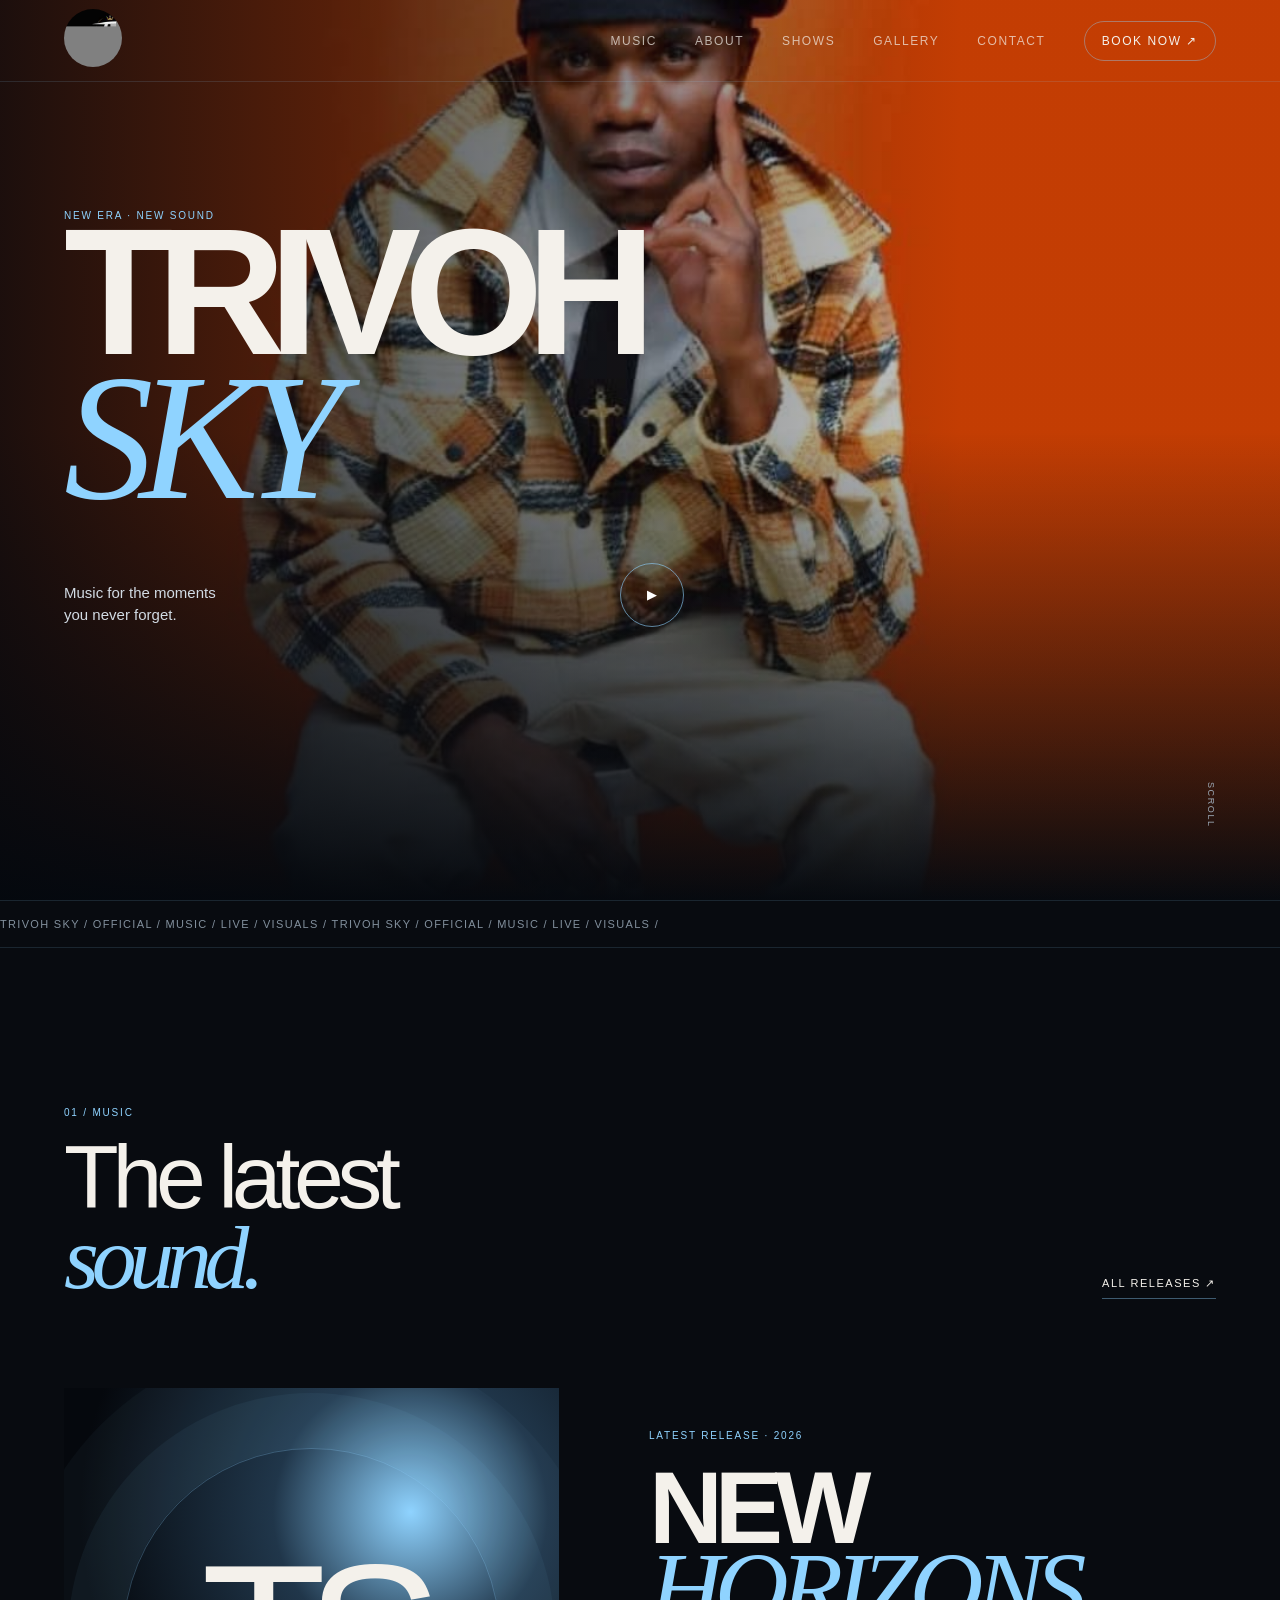
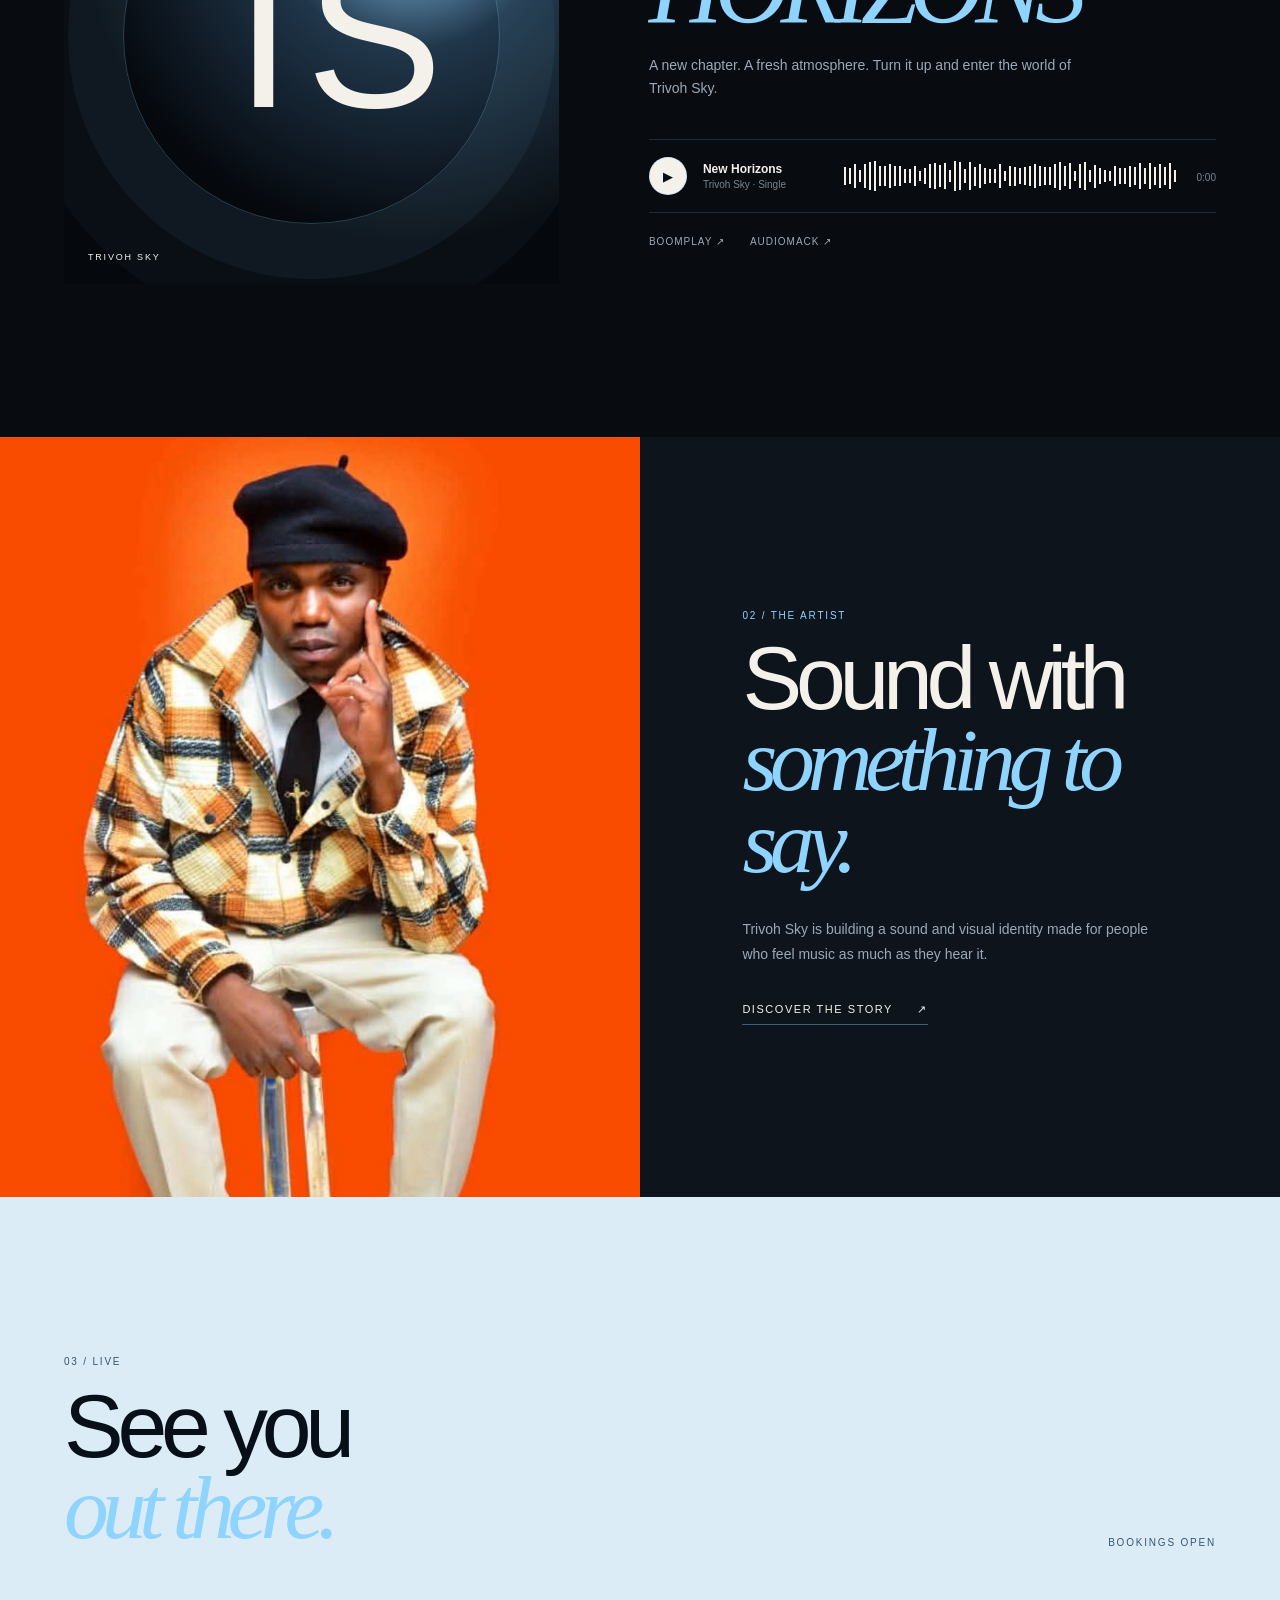
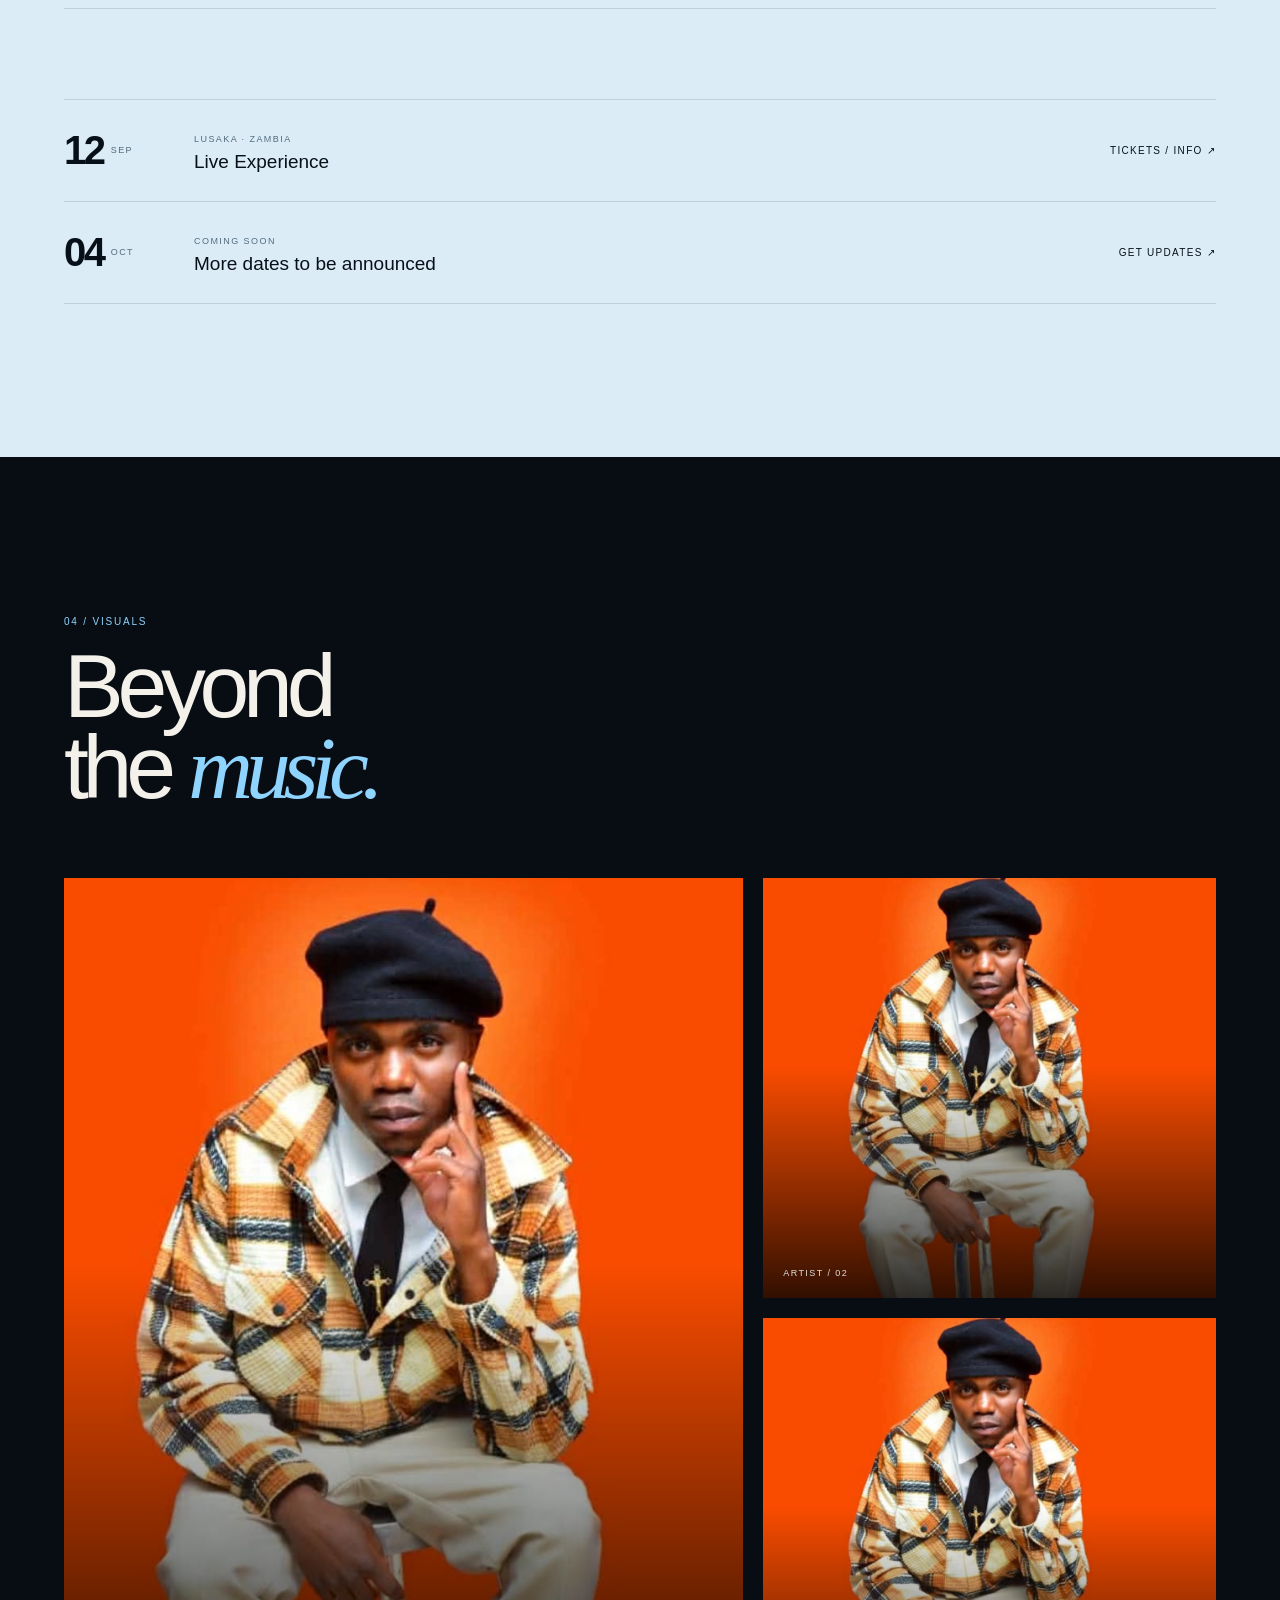
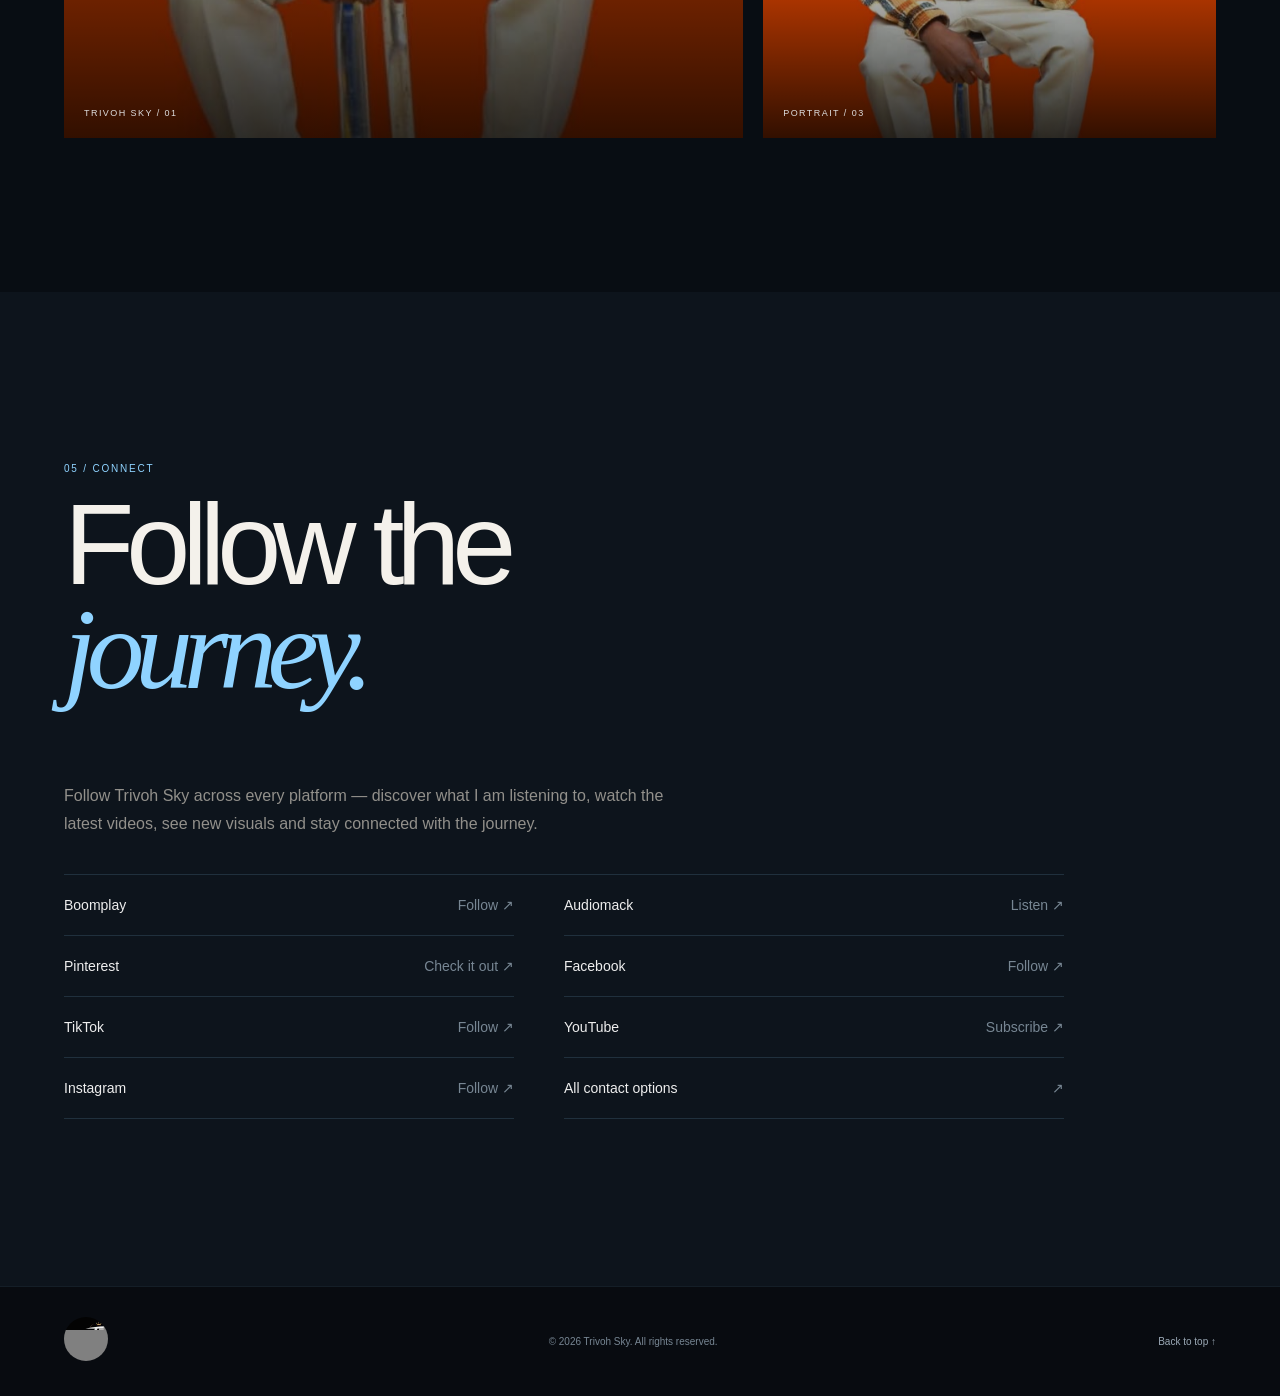
<file: index.html>
<!DOCTYPE html><html lang="en"><head><meta charset="UTF-8"><meta name="viewport" content="width=device-width,initial-scale=1"><meta name="theme-color" content="#080b10"><meta name="description" content="Trivoh Sky — official artist website. Music, releases, live dates, visuals and more."><title>Trivoh Sky — Official Website</title><link rel="icon" type="image/jpeg" href="assets/trivoh-sky-logo.jpg"><link rel="stylesheet" href="styles.css"></head><body><div class="noise"></div><header class="site-header"><a class="brand" href="index.html"><img src="assets/trivoh-sky-logo.jpg" alt="Trivoh Sky logo" style="width:58px;height:58px;object-fit:cover;border-radius:50%"></a><nav class="desktop-nav"><a href="music.html">Music</a><a href="about.html">About</a><a href="shows.html">Shows</a><a href="gallery.html">Gallery</a><a href="contact.html">Contact</a></nav><a class="header-cta" href="contact.html">Book now ↗</a><button class="menu-btn" aria-label="Open menu" aria-expanded="false"><span></span><span></span></button></header><main><section class="hero"><div class="hero-media"></div><div class="hero-overlay"></div><div class="hero-content"><p class="eyebrow reveal">NEW ERA · NEW SOUND</p><h1 class="reveal delay-1">TRIVOH<br><em>SKY</em></h1><div class="hero-bottom reveal delay-2"><p>Music for the moments<br>you never forget.</p><a class="round-play" href="music.html" aria-label="Explore music">▶</a></div></div><div class="scroll-mark">SCROLL <span></span></div></section><section class="ticker"><div>TRIVOH SKY / OFFICIAL / MUSIC / LIVE / VISUALS / TRIVOH SKY / OFFICIAL / MUSIC / LIVE / VISUALS / </div></section><section class="section"><div class="section-head reveal"><div><span class="kicker">01 / MUSIC</span><h2>The latest<br><em>sound.</em></h2></div><a class="text-link" href="music.html">All releases ↗</a></div><div class="featured-release reveal"><div class="cover-art"><span>TS</span><small>TRIVOH SKY</small></div><div class="release-copy"><span class="release-tag">LATEST RELEASE · 2026</span><h3>NEW<br><em>HORIZONS</em></h3><p>A new chapter. A fresh atmosphere. Turn it up and enter the world of Trivoh Sky.</p><div class="player"><button class="play-btn" id="playBtn">▶</button><div class="track-info"><strong>New Horizons</strong><span>Trivoh Sky · Single</span></div><div class="waveform" id="waveform"></div><span class="time">0:00</span></div><div class="platforms"><a href="https://www.boomplay.com/share/shareUser/195995000?share_platform=an&srList=ANDROID&srModel=COPYLINK&share_channel=more&share_content=user" target="_blank" rel="noopener noreferrer">Boomplay ↗</a><a href="https://audiomack.com/trivosky012" target="_blank" rel="noopener noreferrer">Audiomack ↗</a></div></div></div></section><section class="statement"><div class="statement-image"></div><div class="statement-copy reveal"><span class="kicker">02 / THE ARTIST</span><h2>Sound with<br><em>something to say.</em></h2><p>Trivoh Sky is building a sound and visual identity made for people who feel music as much as they hear it.</p><a class="line-btn" href="about.html">Discover the story <span>↗</span></a></div></section><section class="section shows"><div class="section-head reveal"><div><span class="kicker">03 / LIVE</span><h2>See you<br><em>out there.</em></h2></div><span class="availability">BOOKINGS OPEN</span></div><div class="dates"><div class="date-row reveal"><time><b>12</b><span>SEP</span></time><div><small>LUSAKA · ZAMBIA</small><h3>Live Experience</h3></div><a href="shows.html">Tickets / Info ↗</a></div><div class="date-row reveal"><time><b>04</b><span>OCT</span></time><div><small>COMING SOON</small><h3>More dates to be announced</h3></div><a href="shows.html">Get updates ↗</a></div></div></section><section class="visuals"><div class="visual-intro reveal"><span class="kicker">04 / VISUALS</span><h2>Beyond<br>the <em>music.</em></h2></div><div class="visual-grid"><div class="visual large reveal"><div class="visual-bg v1"></div><span>TRIVOH SKY / 01</span></div><div class="visual reveal"><div class="visual-bg v2"></div><span>ARTIST / 02</span></div><div class="visual reveal"><div class="visual-bg v3"></div><span>PORTRAIT / 03</span></div></div></section><section class="contact"><div class="contact-inner reveal"><span class="kicker">05 / CONNECT</span><h2>Follow the<br><em>journey.</em></h2><p style="max-width:620px;color:#92908b;line-height:1.8;margin:25px 0 35px">Follow Trivoh Sky across every platform — discover what I am listening to, watch the latest videos, see new visuals and stay connected with the journey.</p><div class="contact-links"><a href="https://www.boomplay.com/share/shareUser/195995000?share_platform=an&srList=ANDROID&srModel=COPYLINK&share_channel=more&share_content=user" target="_blank" rel="noopener noreferrer">Boomplay <span>Follow ↗</span></a><a href="https://audiomack.com/trivosky012" target="_blank" rel="noopener noreferrer">Audiomack <span>Listen ↗</span></a><a href="https://pin.it/3tWODFqBU" target="_blank" rel="noopener noreferrer">Pinterest <span>Check it out ↗</span></a><a href="https://www.facebook.com/profile.php?id=100082050326542" target="_blank" rel="noopener noreferrer">Facebook <span>Follow ↗</span></a><a href="https://www.tiktok.com/@trivohsky0?_r=1&_t=ZS-99ERqZk0YUy" target="_blank" rel="noopener noreferrer">TikTok <span>Follow ↗</span></a><a href="https://youtube.com/@trivosky-q5o?si=AsHKyZlnNngoLyRs" target="_blank" rel="noopener noreferrer">YouTube <span>Subscribe ↗</span></a><a href="https://www.instagram.com/trivosky1?utm_source=qr&igsi=MWtxOHBzaXJocXlrdA==" target="_blank" rel="noopener noreferrer">Instagram <span>Follow ↗</span></a><a href="contact.html">All contact options <span>↗</span></a></div></div></section></main><footer><a class="brand" href="index.html"><img src="assets/trivoh-sky-logo.jpg" alt="Trivoh Sky logo" style="width:44px;height:44px;object-fit:cover;border-radius:50%"></a><p>© 2026 Trivoh Sky. All rights reserved.</p><a href="index.html">Back to top ↑</a></footer><script src="script.js"></script></body></html>
</file>
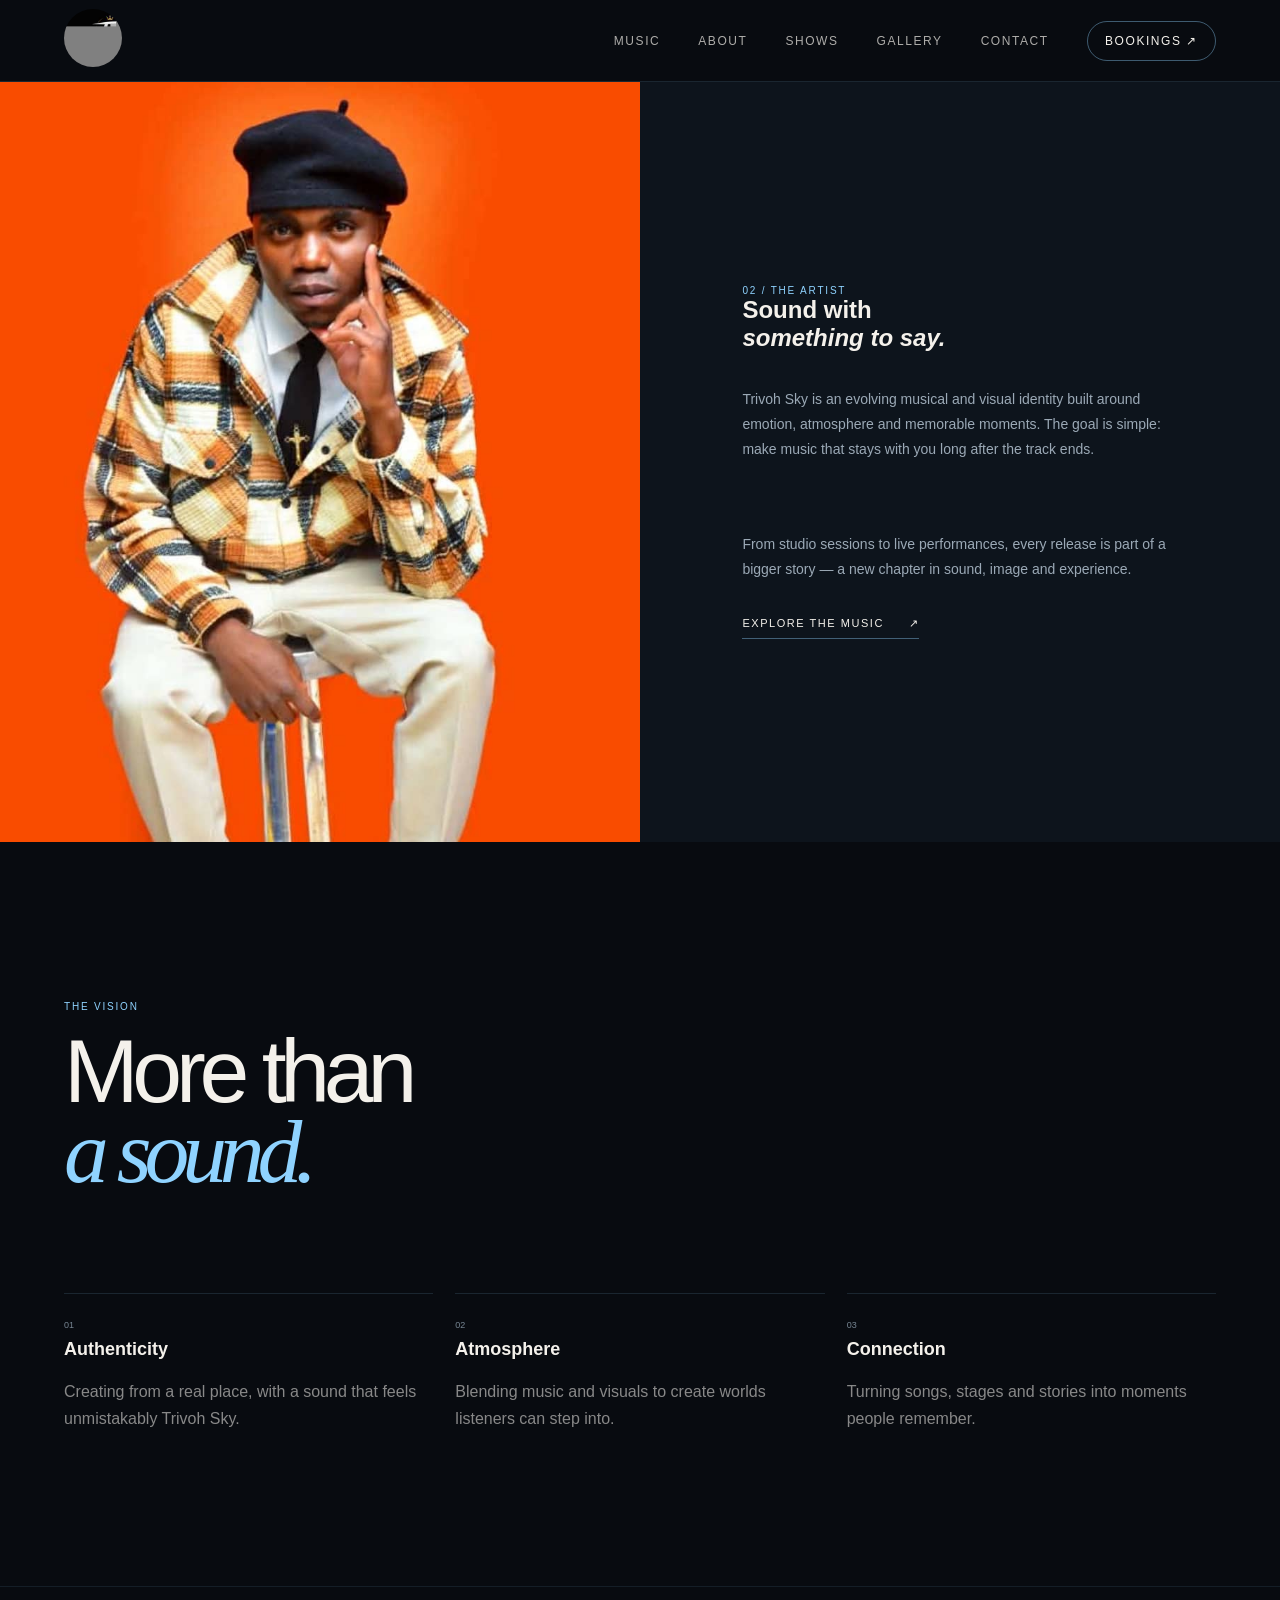
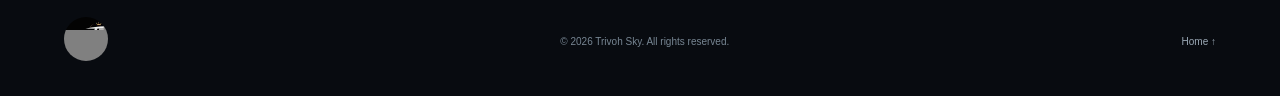
<file: about.html>
<!DOCTYPE html>
<html lang="en"><head><meta charset="UTF-8"><meta name="viewport" content="width=device-width,initial-scale=1"><meta name="description" content="Discover the story and artistic vision of Trivoh Sky."><title>About — Trivoh Sky</title><link rel="icon" href="assets/trivoh-sky-logo.jpg"><link rel="stylesheet" href="styles.css"></head><body><div class="noise"></div><header class="site-header"><a class="brand" href="index.html"><img src="assets/trivoh-sky-logo.jpg" alt="Trivoh Sky logo" style="width:58px;height:58px;object-fit:cover;border-radius:50%"></a><nav class="desktop-nav"><a href="music.html">Music</a><a href="about.html">About</a><a href="shows.html">Shows</a><a href="gallery.html">Gallery</a><a href="contact.html">Contact</a></nav><a class="header-cta" href="contact.html">Bookings ↗</a><button class="menu-btn" aria-label="Open menu" aria-expanded="false"><span></span><span></span></button></header><main><section class="statement" style="margin-top:82px"><div class="statement-image"></div><div class="statement-copy reveal"><span class="kicker">02 / THE ARTIST</span><h1>Sound with<br><em>something to say.</em></h1><p>Trivoh Sky is an evolving musical and visual identity built around emotion, atmosphere and memorable moments. The goal is simple: make music that stays with you long after the track ends.</p><p>From studio sessions to live performances, every release is part of a bigger story — a new chapter in sound, image and experience.</p><a class="line-btn" href="music.html">Explore the music <span>↗</span></a></div></section><section class="section"><div class="section-head reveal"><div><span class="kicker">THE VISION</span><h2>More than<br><em>a sound.</em></h2></div></div><div class="release-grid"><article class="release-card reveal"><span>01</span><h4>Authenticity</h4><p style="color:#888;line-height:1.7">Creating from a real place, with a sound that feels unmistakably Trivoh Sky.</p></article><article class="release-card reveal"><span>02</span><h4>Atmosphere</h4><p style="color:#888;line-height:1.7">Blending music and visuals to create worlds listeners can step into.</p></article><article class="release-card reveal"><span>03</span><h4>Connection</h4><p style="color:#888;line-height:1.7">Turning songs, stages and stories into moments people remember.</p></article></div></section></main><footer><a class="brand" href="index.html"><img src="assets/trivoh-sky-logo.jpg" alt="Trivoh Sky logo" style="width:44px;height:44px;object-fit:cover;border-radius:50%"></a><p>© 2026 Trivoh Sky. All rights reserved.</p><a href="index.html">Home ↑</a></footer><script src="script.js"></script></body></html>
</file>
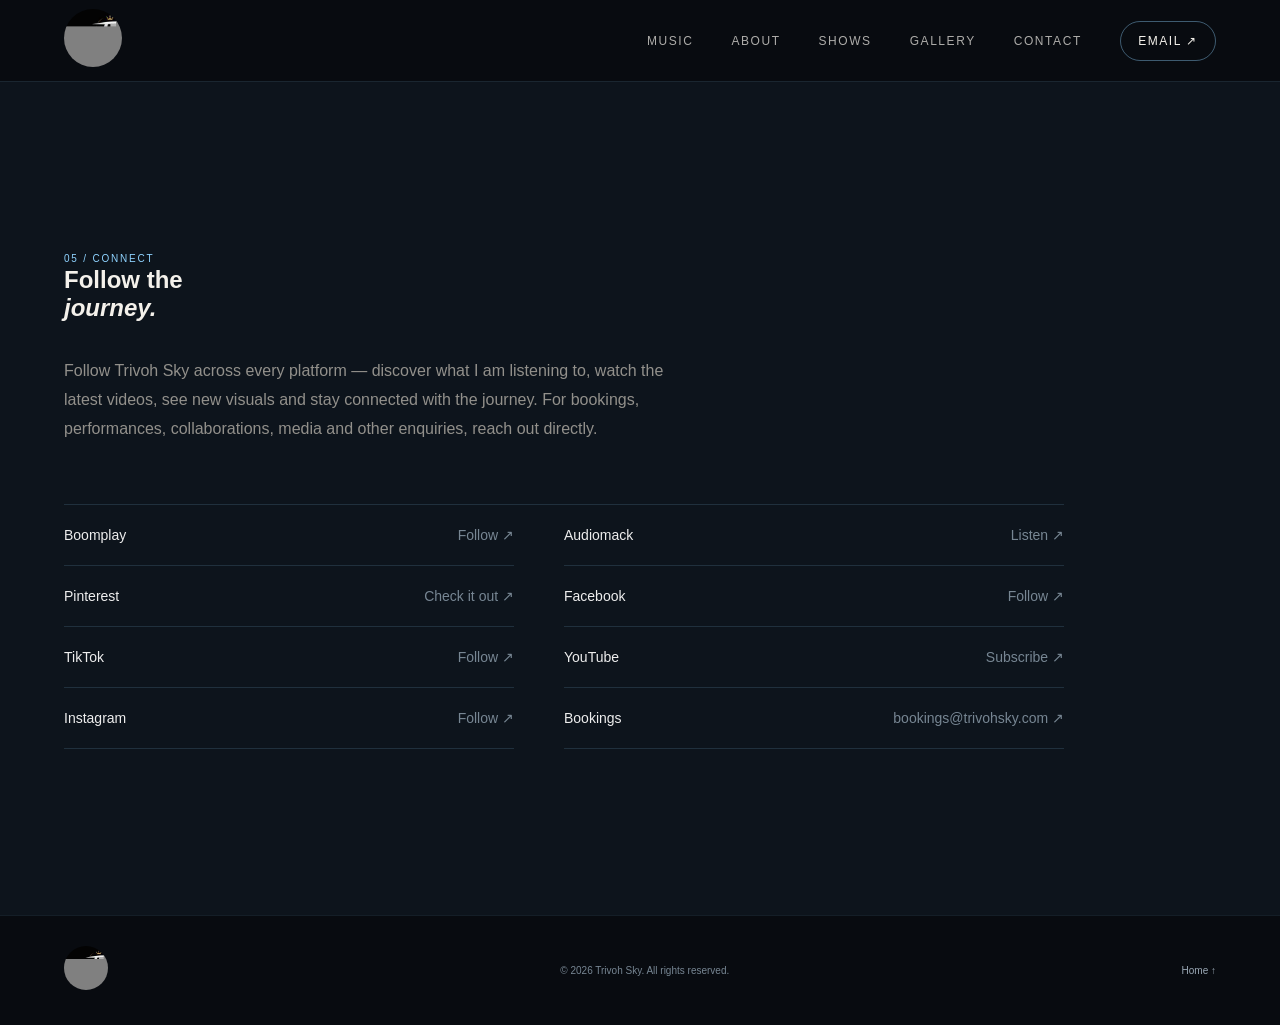
<file: contact.html>
<!DOCTYPE html>
<html lang="en"><head><meta charset="UTF-8"><meta name="viewport" content="width=device-width,initial-scale=1"><meta name="description" content="Contact Trivoh Sky for bookings, collaborations, media and enquiries."><title>Contact — Trivoh Sky</title><link rel="icon" href="assets/trivoh-sky-logo.jpg"><link rel="stylesheet" href="styles.css"></head><body><div class="noise"></div><header class="site-header"><a class="brand" href="index.html"><img src="assets/trivoh-sky-logo.jpg" alt="Trivoh Sky logo" style="width:58px;height:58px;object-fit:cover;border-radius:50%"></a><nav class="desktop-nav"><a href="music.html">Music</a><a href="about.html">About</a><a href="shows.html">Shows</a><a href="gallery.html">Gallery</a><a href="contact.html">Contact</a></nav><a class="header-cta" href="mailto:bookings@trivohsky.com">Email ↗</a><button class="menu-btn" aria-label="Open menu" aria-expanded="false"><span></span><span></span></button></header><main><section class="contact" style="margin-top:82px;min-height:78vh"><div class="contact-inner reveal"><span class="kicker">05 / CONNECT</span><h1>Follow the<br><em>journey.</em></h1><p style="max-width:620px;color:#92908b;line-height:1.8;margin:35px 0 60px">Follow Trivoh Sky across every platform — discover what I am listening to, watch the latest videos, see new visuals and stay connected with the journey. For bookings, performances, collaborations, media and other enquiries, reach out directly.</p><div class="contact-links"><a href="https://www.boomplay.com/share/shareUser/195995000?share_platform=an&srList=ANDROID&srModel=COPYLINK&share_channel=more&share_content=user" target="_blank" rel="noopener noreferrer">Boomplay <span>Follow ↗</span></a><a href="https://audiomack.com/trivosky012" target="_blank" rel="noopener noreferrer">Audiomack <span>Listen ↗</span></a><a href="https://pin.it/3tWODFqBU" target="_blank" rel="noopener noreferrer">Pinterest <span>Check it out ↗</span></a><a href="https://www.facebook.com/profile.php?id=100082050326542" target="_blank" rel="noopener noreferrer">Facebook <span>Follow ↗</span></a><a href="https://www.tiktok.com/@trivohsky0?_r=1&_t=ZS-99ERqZk0YUy" target="_blank" rel="noopener noreferrer">TikTok <span>Follow ↗</span></a><a href="https://youtube.com/@trivosky-q5o?si=AsHKyZlnNngoLyRs" target="_blank" rel="noopener noreferrer">YouTube <span>Subscribe ↗</span></a><a href="https://www.instagram.com/trivosky1?utm_source=qr&igsi=MWtxOHBzaXJocXlrdA==" target="_blank" rel="noopener noreferrer">Instagram <span>Follow ↗</span></a><a href="mailto:bookings@trivohsky.com">Bookings <span>bookings@trivohsky.com ↗</span></a></div></div></section></main><footer><a class="brand" href="index.html"><img src="assets/trivoh-sky-logo.jpg" alt="Trivoh Sky logo" style="width:44px;height:44px;object-fit:cover;border-radius:50%"></a><p>© 2026 Trivoh Sky. All rights reserved.</p><a href="index.html">Home ↑</a></footer><script src="script.js"></script></body></html>
</file>
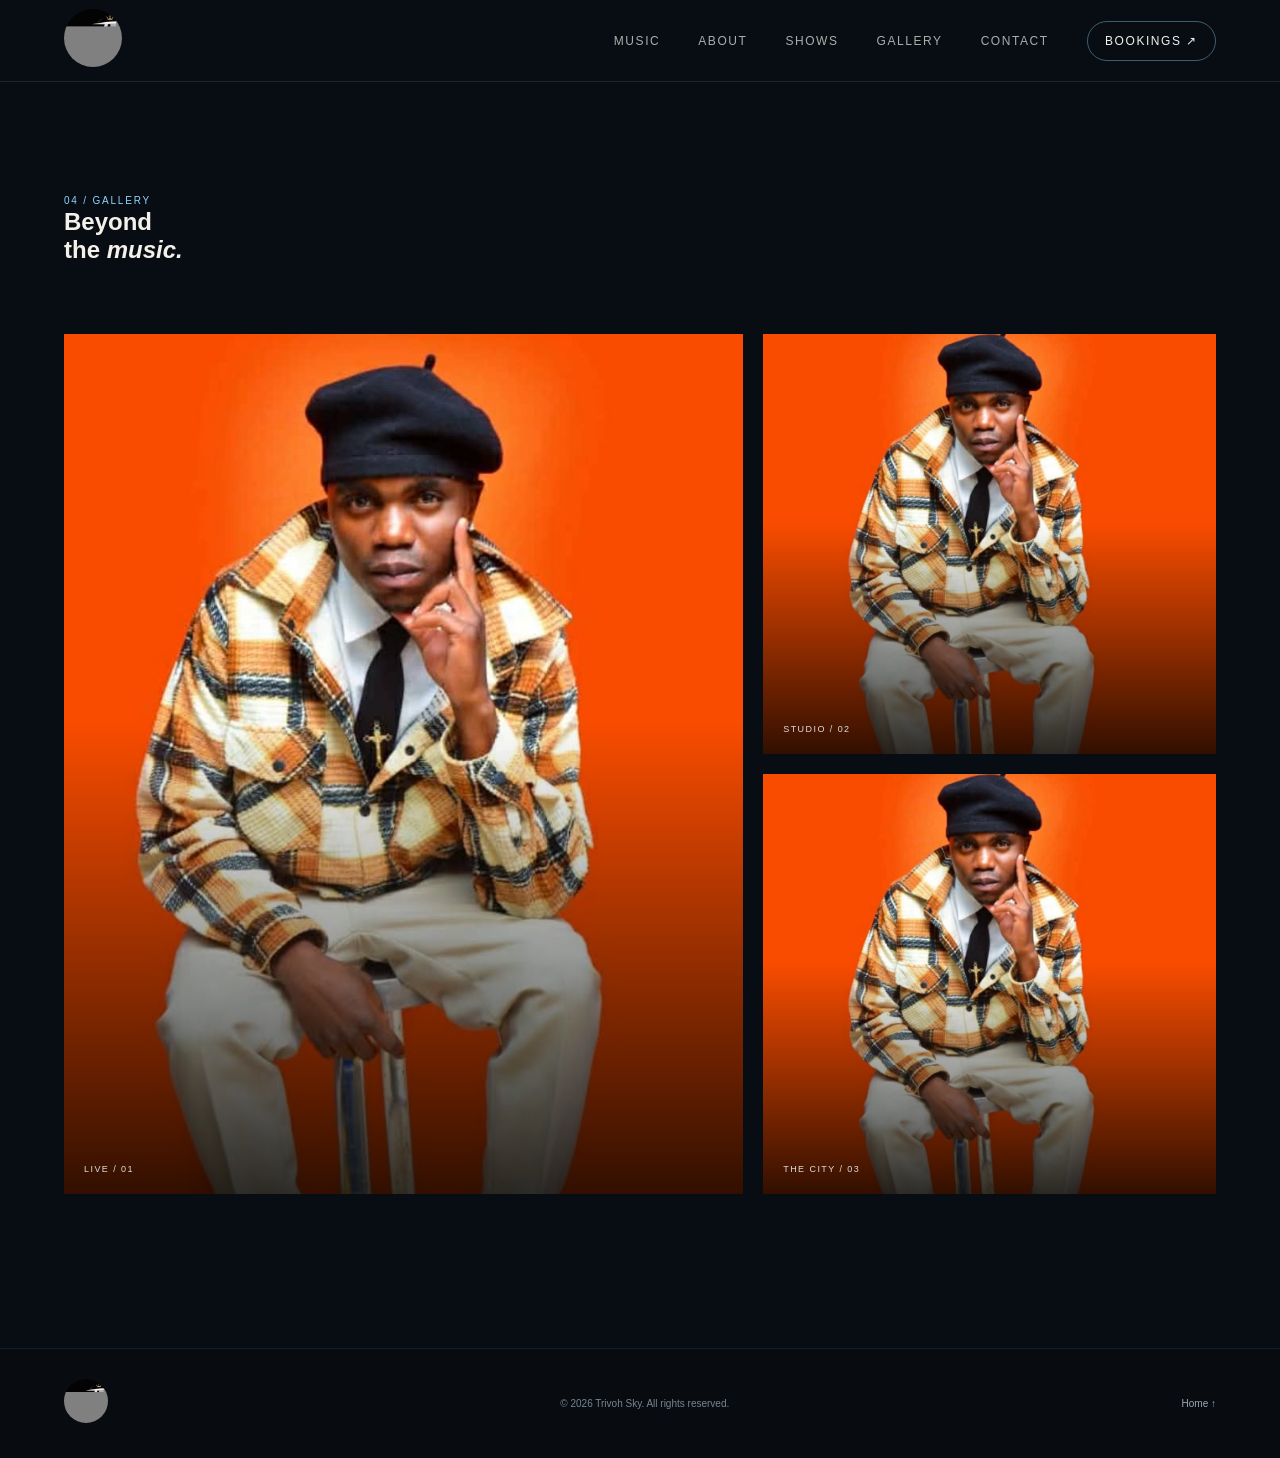
<file: gallery.html>
<!DOCTYPE html>
<html lang="en"><head><meta charset="UTF-8"><meta name="viewport" content="width=device-width,initial-scale=1"><meta name="description" content="Trivoh Sky visual gallery — live, studio and city moments."><title>Gallery — Trivoh Sky</title><link rel="icon" href="assets/trivoh-sky-logo.jpg"><link rel="stylesheet" href="styles.css"></head><body><div class="noise"></div><header class="site-header"><a class="brand" href="index.html"><img src="assets/trivoh-sky-logo.jpg" alt="Trivoh Sky logo" style="width:58px;height:58px;object-fit:cover;border-radius:50%"></a><nav class="desktop-nav"><a href="music.html">Music</a><a href="about.html">About</a><a href="shows.html">Shows</a><a href="gallery.html">Gallery</a><a href="contact.html">Contact</a></nav><a class="header-cta" href="contact.html">Bookings ↗</a><button class="menu-btn" aria-label="Open menu" aria-expanded="false"><span></span><span></span></button></header><main><section class="visuals" style="padding-top:190px"><div class="visual-intro reveal"><span class="kicker">04 / GALLERY</span><h1>Beyond<br>the <em>music.</em></h1></div><div class="visual-grid"><div class="visual large reveal"><div class="visual-bg v1"></div><span>LIVE / 01</span></div><div class="visual reveal"><div class="visual-bg v2"></div><span>STUDIO / 02</span></div><div class="visual reveal"><div class="visual-bg v3"></div><span>THE CITY / 03</span></div></div></section></main><footer><a class="brand" href="index.html"><img src="assets/trivoh-sky-logo.jpg" alt="Trivoh Sky logo" style="width:44px;height:44px;object-fit:cover;border-radius:50%"></a><p>© 2026 Trivoh Sky. All rights reserved.</p><a href="index.html">Home ↑</a></footer><script src="script.js"></script></body></html>
</file>
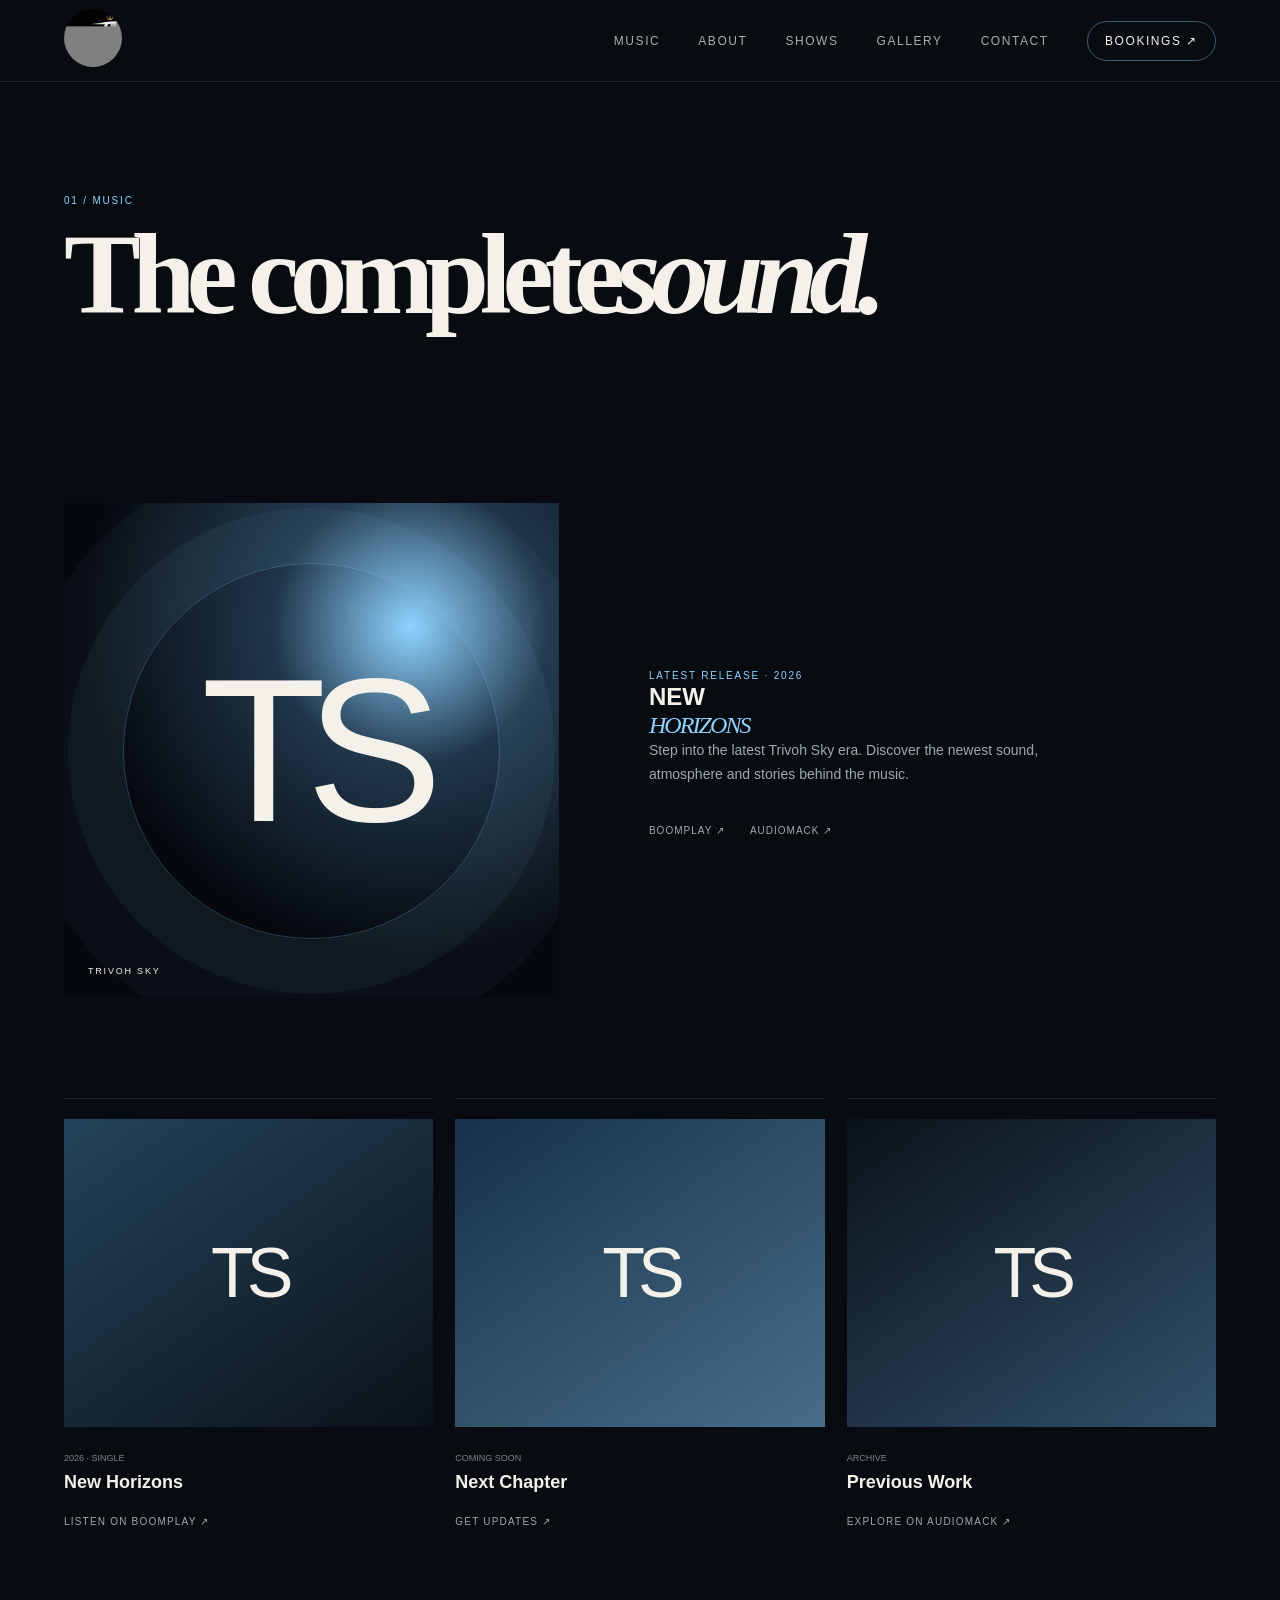
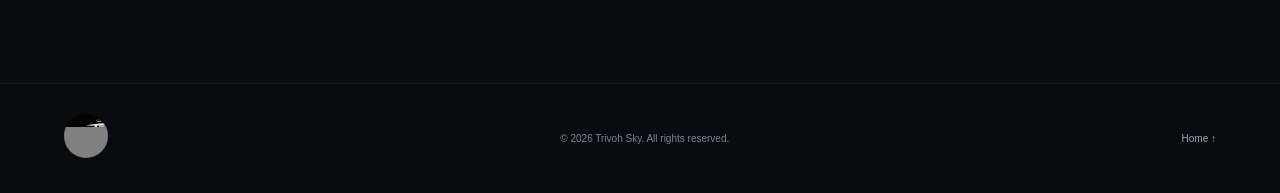
<file: music.html>
<!DOCTYPE html>
<html lang="en"><head><meta charset="UTF-8"><meta name="viewport" content="width=device-width,initial-scale=1"><meta name="description" content="Trivoh Sky music, releases and listening links."><title>Music — Trivoh Sky</title><link rel="icon" href="assets/trivoh-sky-logo.jpg"><link rel="stylesheet" href="styles.css"></head><body><div class="noise"></div><header class="site-header"><a class="brand" href="index.html"><img src="assets/trivoh-sky-logo.jpg" alt="Trivoh Sky logo" style="width:58px;height:58px;object-fit:cover;border-radius:50%"></a><nav class="desktop-nav"><a href="music.html">Music</a><a href="about.html">About</a><a href="shows.html">Shows</a><a href="gallery.html">Gallery</a><a href="contact.html">Contact</a></nav><a class="header-cta" href="contact.html">Bookings ↗</a><button class="menu-btn" aria-label="Open menu" aria-expanded="false"><span></span><span></span></button></header><main><section class="section" style="padding-top:190px"><div class="section-head reveal"><div><span class="kicker">01 / MUSIC</span><h1 class="section-head h2" style="font-family:'Space Grotesk';font-size:clamp(55px,9vw,125px);line-height:.85;letter-spacing:-.08em;margin-top:18px">The complete<br><em>sound.</em></h1></div></div><div class="featured-release reveal"><div class="cover-art"><span>TS</span><small>TRIVOH SKY</small></div><div class="release-copy"><span class="release-tag">LATEST RELEASE · 2026</span><h2>NEW<br><em>HORIZONS</em></h2><p>Step into the latest Trivoh Sky era. Discover the newest sound, atmosphere and stories behind the music.</p><div class="platforms"><a href="https://www.boomplay.com/share/shareUser/195995000?share_platform=an&srList=ANDROID&srModel=COPYLINK&share_channel=more&share_content=user" target="_blank" rel="noopener noreferrer">Boomplay ↗</a><a href="https://audiomack.com/trivosky012" target="_blank" rel="noopener noreferrer">Audiomack ↗</a></div></div></div><div class="release-grid"><article class="release-card reveal"><div class="mini-cover one">TS</div><span>2026 · SINGLE</span><h4>New Horizons</h4><a href="https://www.boomplay.com/share/shareUser/195995000?share_platform=an&srList=ANDROID&srModel=COPYLINK&share_channel=more&share_content=user" target="_blank" rel="noopener noreferrer">Listen on Boomplay ↗</a></article><article class="release-card reveal"><div class="mini-cover two">TS</div><span>COMING SOON</span><h4>Next Chapter</h4><a href="contact.html">Get updates ↗</a></article><article class="release-card reveal"><div class="mini-cover three">TS</div><span>ARCHIVE</span><h4>Previous Work</h4><a href="https://audiomack.com/trivosky012" target="_blank" rel="noopener noreferrer">Explore on Audiomack ↗</a></article></div></section></main><footer><a class="brand" href="index.html"><img src="assets/trivoh-sky-logo.jpg" alt="Trivoh Sky logo" style="width:44px;height:44px;object-fit:cover;border-radius:50%"></a><p>© 2026 Trivoh Sky. All rights reserved.</p><a href="index.html">Home ↑</a></footer><script src="script.js"></script></body></html>
</file>
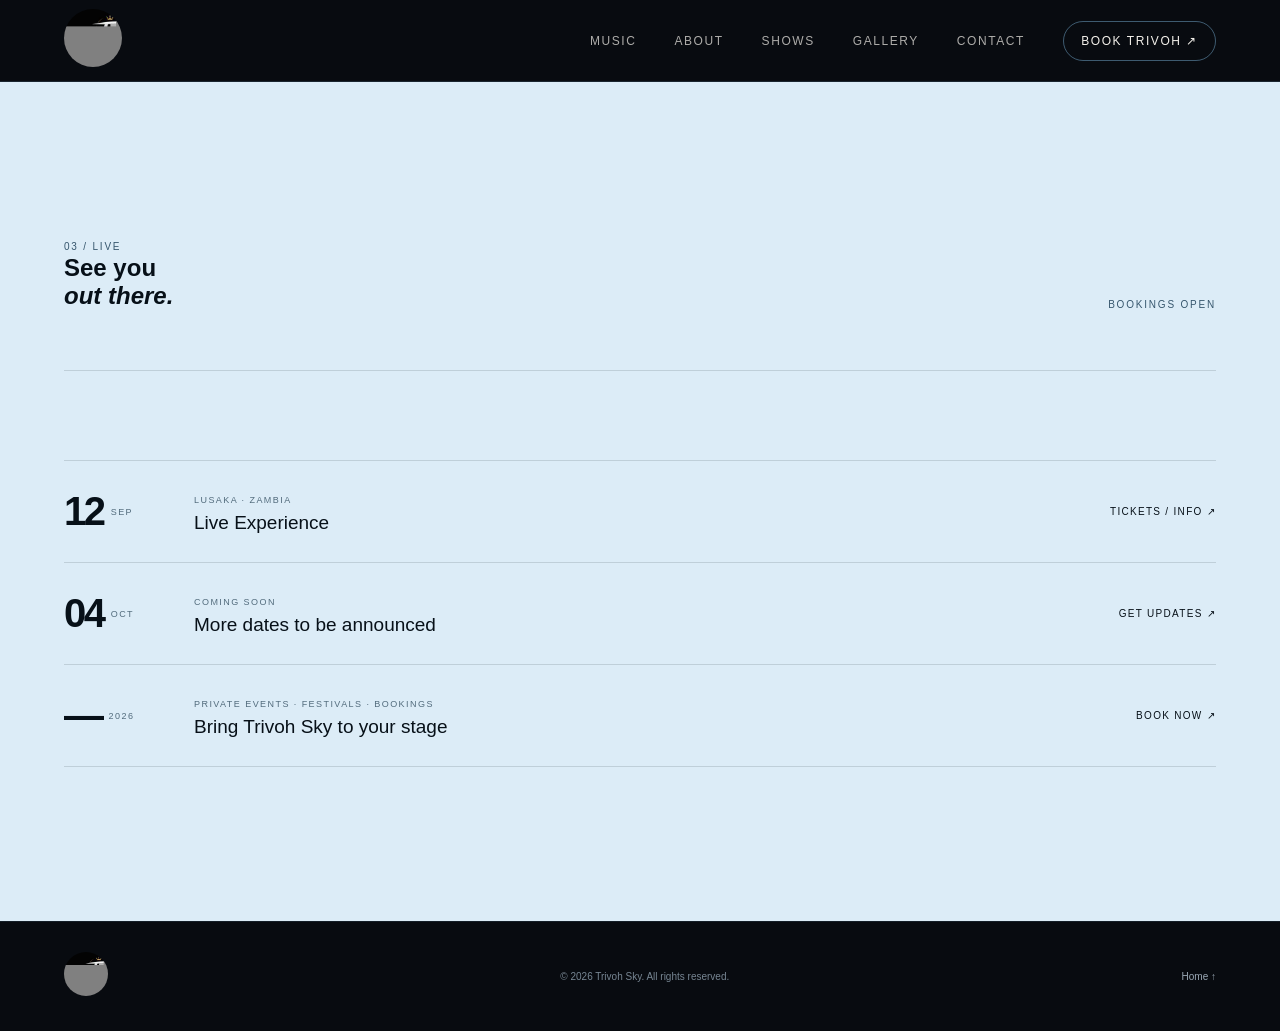
<file: shows.html>
<!DOCTYPE html>
<html lang="en"><head><meta charset="UTF-8"><meta name="viewport" content="width=device-width,initial-scale=1"><meta name="description" content="Trivoh Sky live shows, appearances and booking information."><title>Shows — Trivoh Sky</title><link rel="icon" href="assets/trivoh-sky-logo.jpg"><link rel="stylesheet" href="styles.css"></head><body><div class="noise"></div><header class="site-header"><a class="brand" href="index.html"><img src="assets/trivoh-sky-logo.jpg" alt="Trivoh Sky logo" style="width:58px;height:58px;object-fit:cover;border-radius:50%"></a><nav class="desktop-nav"><a href="music.html">Music</a><a href="about.html">About</a><a href="shows.html">Shows</a><a href="gallery.html">Gallery</a><a href="contact.html">Contact</a></nav><a class="header-cta" href="contact.html">Book Trivoh ↗</a><button class="menu-btn" aria-label="Open menu" aria-expanded="false"><span></span><span></span></button></header><main><section class="section shows" style="margin-top:82px;min-height:75vh"><div class="section-head reveal"><div><span class="kicker">03 / LIVE</span><h1>See you<br><em>out there.</em></h1></div><span class="availability">BOOKINGS OPEN</span></div><div class="dates"><div class="date-row reveal"><time><b>12</b><span>SEP</span></time><div><small>LUSAKA · ZAMBIA</small><h3>Live Experience</h3></div><a href="contact.html">Tickets / Info ↗</a></div><div class="date-row reveal"><time><b>04</b><span>OCT</span></time><div><small>COMING SOON</small><h3>More dates to be announced</h3></div><a href="contact.html">Get updates ↗</a></div><div class="date-row reveal"><time><b>—</b><span>2026</span></time><div><small>PRIVATE EVENTS · FESTIVALS · BOOKINGS</small><h3>Bring Trivoh Sky to your stage</h3></div><a href="contact.html">Book now ↗</a></div></div></section></main><footer><a class="brand" href="index.html"><img src="assets/trivoh-sky-logo.jpg" alt="Trivoh Sky logo" style="width:44px;height:44px;object-fit:cover;border-radius:50%"></a><p>© 2026 Trivoh Sky. All rights reserved.</p><a href="index.html">Home ↑</a></footer><script src="script.js"></script></body></html>
</file>
<file: styles.css>
*{box-sizing:border-box;margin:0;padding:0}html{scroll-behavior:smooth;width:100%;overflow-x:hidden}body{background:#080b10;color:#f4f1eb;font-family:Arial,Helvetica,sans-serif;width:100%;max-width:100%;overflow-x:hidden}.noise{position:fixed;inset:0;pointer-events:none;z-index:50;opacity:.025}.site-header{height:82px;position:absolute;top:0;left:0;right:0;z-index:20;display:flex;align-items:center;justify-content:space-between;padding:0 clamp(20px,5vw,80px);border-bottom:1px solid #8fd3ff22}.brand{font-weight:700;letter-spacing:-.08em;font-size:19px;color:#fff;text-decoration:none}.desktop-nav{display:flex;gap:clamp(18px,3vw,38px);margin-left:auto;margin-right:clamp(20px,3vw,48px)}.desktop-nav a,.header-cta{color:#f4f1eb;text-decoration:none;font-size:12px;text-transform:uppercase;letter-spacing:.13em}.desktop-nav a{opacity:.7}.header-cta{border:1px solid #8fd3ff66;border-radius:100px;padding:12px 17px}.menu-btn{display:none;background:none;border:0}.hero{height:100svh;min-height:620px;position:relative;display:flex;align-items:flex-end;padding:0 clamp(20px,5vw,80px) clamp(45px,7vh,90px);overflow:hidden}.hero-media{position:absolute;inset:0;background:url('IMG-20260826-WA0111.jpg') center/cover no-repeat}.hero-overlay{position:absolute;inset:0;background:linear-gradient(90deg,rgba(4,8,14,.9),rgba(4,8,14,.22) 75%),linear-gradient(0deg,#080b10 0%,transparent 52%)}.hero-content{position:relative;z-index:2;width:100%;max-width:1500px;margin:auto}.eyebrow,.kicker,.release-tag,.availability{font-size:10px;letter-spacing:.18em;text-transform:uppercase;color:#8fd3ff}.hero h1{font-size:clamp(58px,14vw,210px);line-height:.8;letter-spacing:-.095em;font-weight:700;max-width:1200px}.hero h1 em,h2 em,h3 em{font-family:Georgia,serif;font-weight:400;letter-spacing:-.08em;color:#8fd3ff}.hero-bottom{display:flex;justify-content:space-between;align-items:end;margin-top:clamp(35px,6vh,65px);max-width:620px}.hero-bottom p{font-size:clamp(12px,1.2vw,15px);line-height:1.5;color:#d2dbe4}.round-play{width:64px;height:64px;border:1px solid #8fd3ff99;border-radius:50%;display:grid;place-items:center;color:#fff;text-decoration:none;font-size:13px}.scroll-mark{position:absolute;right:clamp(20px,5vw,80px);bottom:8vh;font-size:9px;letter-spacing:.18em;writing-mode:vertical-rl;color:#9eabb8}.ticker{overflow:hidden;white-space:nowrap;border-top:1px solid #8fd3ff22;border-bottom:1px solid #8fd3ff22;padding:17px 0;color:#82909d;font-size:11px;letter-spacing:.12em}.ticker div{display:inline-block}.section{padding:clamp(90px,12vw,170px) clamp(20px,5vw,80px);width:100%;overflow:hidden}.section-head{display:flex;align-items:end;justify-content:space-between;margin-bottom:clamp(50px,7vw,90px)}.section-head h2,.visual-intro h2,.statement-copy h2,.contact h2{font-size:clamp(46px,7vw,100px);line-height:.9;letter-spacing:-.07em;margin-top:17px;font-weight:500}.text-link,.line-btn{color:#f4f1eb;text-decoration:none;font-size:11px;text-transform:uppercase;letter-spacing:.14em;border-bottom:1px solid #8fd3ff66;padding-bottom:8px}.featured-release{display:grid;grid-template-columns:minmax(280px,43%) minmax(0,1fr);gap:clamp(40px,7vw,110px);align-items:center;max-width:1500px;margin:auto;width:100%}.cover-art{aspect-ratio:1;max-width:590px;width:100%;background:radial-gradient(circle at 70% 25%,#8fd3ff,#20364a 27%,#05080d 65%);position:relative;overflow:hidden;display:flex;align-items:center;justify-content:center;font-size:clamp(90px,16vw,210px);letter-spacing:-.1em}.cover-art:after{content:'';position:absolute;inset:12%;border:1px solid #8fd3ff44;border-radius:50%;box-shadow:0 0 0 55px #8fd3ff0d,0 0 0 110px #8fd3ff08}.cover-art span{position:relative;z-index:2}.cover-art small{position:absolute;z-index:3;bottom:22px;left:24px;font-size:9px;letter-spacing:.2em}.release-copy{max-width:650px;min-width:0}.release-copy h3{font-size:clamp(48px,8vw,115px);line-height:.78;letter-spacing:-.08em;margin:25px 0;overflow-wrap:anywhere}.release-copy p{max-width:450px;color:#9ba9b6;font-size:14px;line-height:1.7;margin-bottom:38px}.player{border-top:1px solid #8fd3ff2d;border-bottom:1px solid #8fd3ff2d;padding:17px 0;display:flex;align-items:center;gap:16px;min-width:0;max-width:100%}.play-btn{border:1px solid #8fd3ff66;background:#f4f1eb;color:#071018;border-radius:50%;width:38px;height:38px;cursor:pointer;flex:0 0 auto}.track-info{display:flex;flex-direction:column;min-width:125px;flex:0 1 auto}.track-info strong,.track-info span{white-space:nowrap}.track-info strong{font-size:12px}.track-info span,.time{font-size:10px;color:#778693;margin-top:3px}.waveform{height:30px;flex:1;min-width:20px;overflow:hidden}.waveform span{display:inline-block;width:2px;margin-right:3px;vertical-align:middle;background:#8fd3ff}.platforms{display:flex;flex-wrap:wrap;gap:15px 25px;margin-top:23px}.platforms a{color:#9ba9b6;text-decoration:none;font-size:10px;text-transform:uppercase;letter-spacing:.1em}.release-grid{display:grid;grid-template-columns:repeat(3,minmax(0,1fr));gap:22px;margin-top:clamp(60px,8vw,100px)}.release-card{border-top:1px solid #8fd3ff22;padding-top:20px;min-width:0}.mini-cover{aspect-ratio:1.2;background:linear-gradient(145deg,#24435a,#0b1118);display:grid;place-items:center;font-size:70px;letter-spacing:-.1em;margin-bottom:20px}.mini-cover.two{background:linear-gradient(145deg,#163149,#496d88)}.mini-cover.three{background:linear-gradient(145deg,#0b1118,#31506a)}.release-card>span{font-size:9px;color:#778693}.release-card h4{font-size:18px;margin:7px 0 18px}.release-card a{color:#9ba9b6;text-decoration:none;font-size:10px;text-transform:uppercase;letter-spacing:.12em}.statement{min-height:760px;display:grid;grid-template-columns:1fr 1fr;background:#0d141c;width:100%;overflow:hidden}.statement-image{background:url('IMG-20260826-WA0111.jpg') center/cover}.statement-copy{padding:clamp(70px,12vw,180px) clamp(30px,8vw,130px);display:flex;flex-direction:column;justify-content:center;min-width:0}.statement-copy p{max-width:500px;color:#9ba9b6;line-height:1.8;font-size:14px;margin:35px 0}.line-btn{width:max-content}.line-btn span{margin-left:20px}.shows{background:#dcecf7;color:#071018}.shows .kicker,.shows .availability{color:#36566d}.shows .section-head{border-bottom:1px solid #07101822;padding-bottom:60px}.dates{border-top:1px solid #07101822}.date-row{display:grid;grid-template-columns:100px minmax(0,1fr) auto;gap:30px;align-items:center;padding:28px 0;border-bottom:1px solid #07101822}.date-row time{display:flex;align-items:center;gap:7px}.date-row time b{font-size:40px;letter-spacing:-.06em}.date-row time span,.date-row small{font-size:9px;letter-spacing:.16em;color:#526b7c}.date-row h3{font-size:19px;font-weight:500;margin-top:5px}.date-row a{color:#071018;text-decoration:none;text-transform:uppercase;font-size:10px;letter-spacing:.13em}.visuals{padding:clamp(90px,12vw,170px) clamp(20px,5vw,80px);background:#080d13;width:100%;overflow:hidden}.visual-intro{margin-bottom:70px}.visual-grid{display:grid;grid-template-columns:1.5fr 1fr;gap:20px;max-width:1500px;margin:auto;width:100%}.visual{position:relative;min-height:420px;overflow:hidden;min-width:0}.visual.large{grid-row:span 2;min-height:850px}.visual-bg{position:absolute;inset:0;background-size:cover;background-position:center}.v1,.v2,.v3{background-image:url('IMG-20260826-WA0111.jpg')}.v2{background-position:35% center}.v3{background-position:70% center}.visual:after{content:'';position:absolute;inset:0;background:linear-gradient(0deg,#000c,transparent 55%)}.visual>span{position:absolute;z-index:2;bottom:20px;left:20px;font-size:9px;letter-spacing:.16em;color:#ddd}.contact{padding:clamp(100px,13vw,180px) clamp(20px,5vw,80px);background:#0d141c;width:100%;overflow:hidden}.contact-inner{max-width:1000px}.contact h2{font-size:clamp(54px,9vw,130px);margin-bottom:80px;overflow-wrap:anywhere}.contact-links{display:grid;grid-template-columns:1fr 1fr;border-top:1px solid #8fd3ff25}.contact-links a{padding:22px 0;border-bottom:1px solid #8fd3ff25;color:#eee;text-decoration:none;font-size:14px;overflow-wrap:anywhere}.contact-links a:nth-child(odd){margin-right:50px}.contact-links span{float:right;color:#778693}footer{padding:30px clamp(20px,5vw,80px);display:flex;align-items:center;justify-content:space-between;border-top:1px solid #8fd3ff18;color:#778693;font-size:10px;background:#080b10;width:100%}footer a{color:#9ba9b6;text-decoration:none}@media(max-width:900px){.site-header{height:70px}.desktop-nav,.header-cta{display:none}.menu-btn{display:flex;flex-direction:column;gap:6px}.menu-btn span{display:block;width:25px;height:1px;background:#8fd3ff}.desktop-nav.mobile-open{display:flex;position:absolute;top:70px;left:0;right:0;margin:0;padding:28px 6vw;background:#080b10;border-bottom:1px solid #8fd3ff20;flex-direction:column;gap:22px}.hero{min-height:600px}.scroll-mark{display:none}.section-head{display:block}.text-link{display:inline-block;margin-top:30px}.featured-release{grid-template-columns:1fr;gap:45px}.cover-art{max-width:650px;margin:auto}.release-copy{width:100%}.release-grid{grid-template-columns:1fr 1fr}.statement{grid-template-columns:1fr;min-height:0}.statement-image{height:min(75vh,600px);min-height:420px}.date-row{grid-template-columns:70px minmax(0,1fr);gap:15px}.date-row a{grid-column:2}.visual-grid{grid-template-columns:1fr}.visual.large{min-height:600px;grid-row:auto}.contact-links{grid-template-columns:1fr}.contact-links a:nth-child(odd){margin-right:0}}@media(max-width:600px){.site-header{padding:0 18px}.hero{padding:0 18px 42px;min-height:570px}.hero h1{font-size:clamp(55px,19vw,105px)}.hero-bottom{margin-top:32px}.round-play{width:54px;height:54px}.section,.visuals,.contact{padding-left:18px;padding-right:18px}.section{padding-top:85px;padding-bottom:85px}.section-head h2,.visual-intro h2,.statement-copy h2{font-size:clamp(45px,14vw,75px)}.release-copy h3{font-size:clamp(50px,16vw,90px)}.player{gap:9px}.track-info{min-width:0;max-width:145px}.track-info strong,.track-info span{overflow:hidden;text-overflow:ellipsis}.waveform,.time{display:none}.platforms{gap:12px 18px}.release-grid{grid-template-columns:1fr;gap:45px}.statement-copy{padding:75px 18px}.statement-image{height:480px}.shows .section-head{padding-bottom:40px}.date-row{grid-template-columns:55px minmax(0,1fr)}.date-row time b{font-size:32px}.date-row h3{font-size:16px}.visual{min-height:360px}.visual.large{min-height:500px}.contact h2{font-size:clamp(50px,14vw,80px);margin-bottom:55px}.contact-links a{font-size:13px}footer{padding:24px 18px;flex-wrap:wrap;gap:15px}footer p{width:100%;order:3}}@media(max-width:380px){.hero h1{font-size:54px}.section-head h2,.visual-intro h2,.statement-copy h2{font-size:43px}.release-copy h3{font-size:48px}.cover-art{width:100%}.section,.visuals,.contact{padding-left:14px;padding-right:14px}.statement-copy{padding-left:14px;padding-right:14px}}@media(min-width:1400px){.hero-content,.featured-release,.visual-grid{max-width:1500px}.hero h1{font-size:clamp(150px,13vw,230px)}}
</file>
